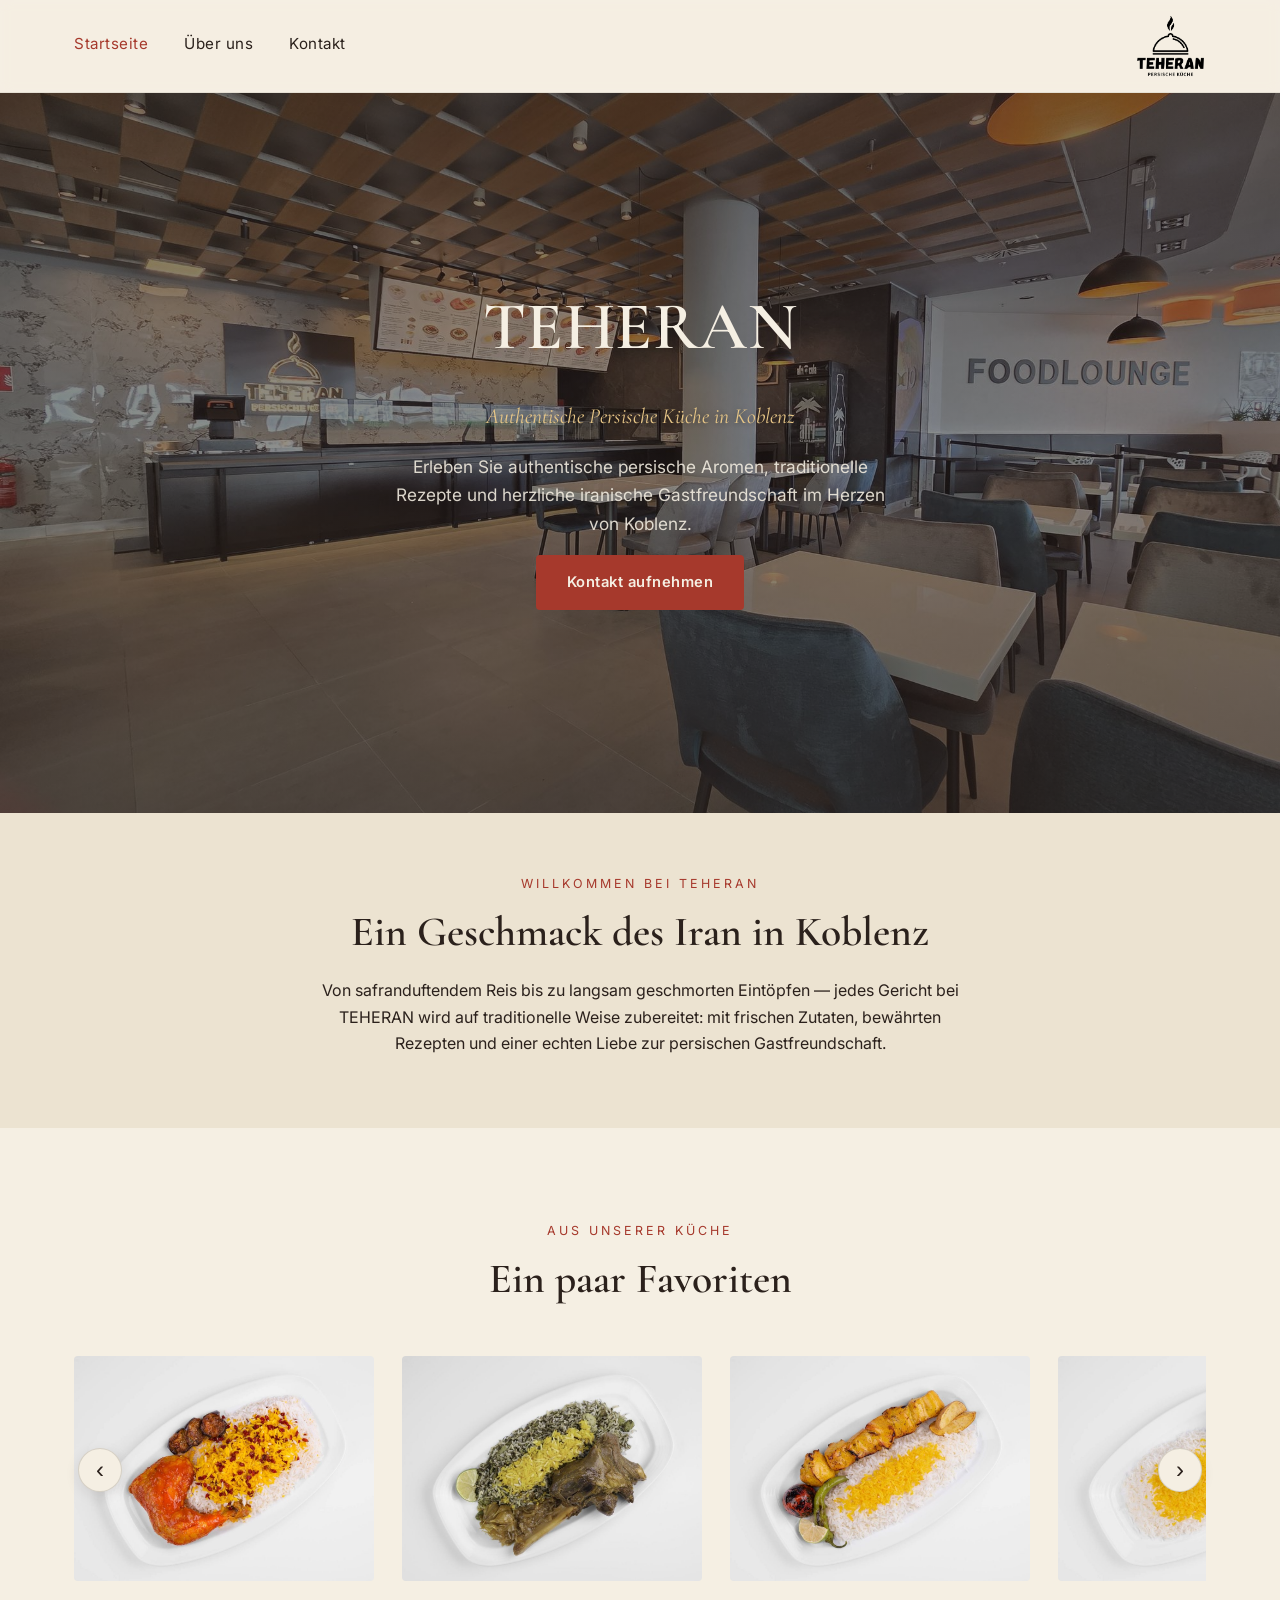
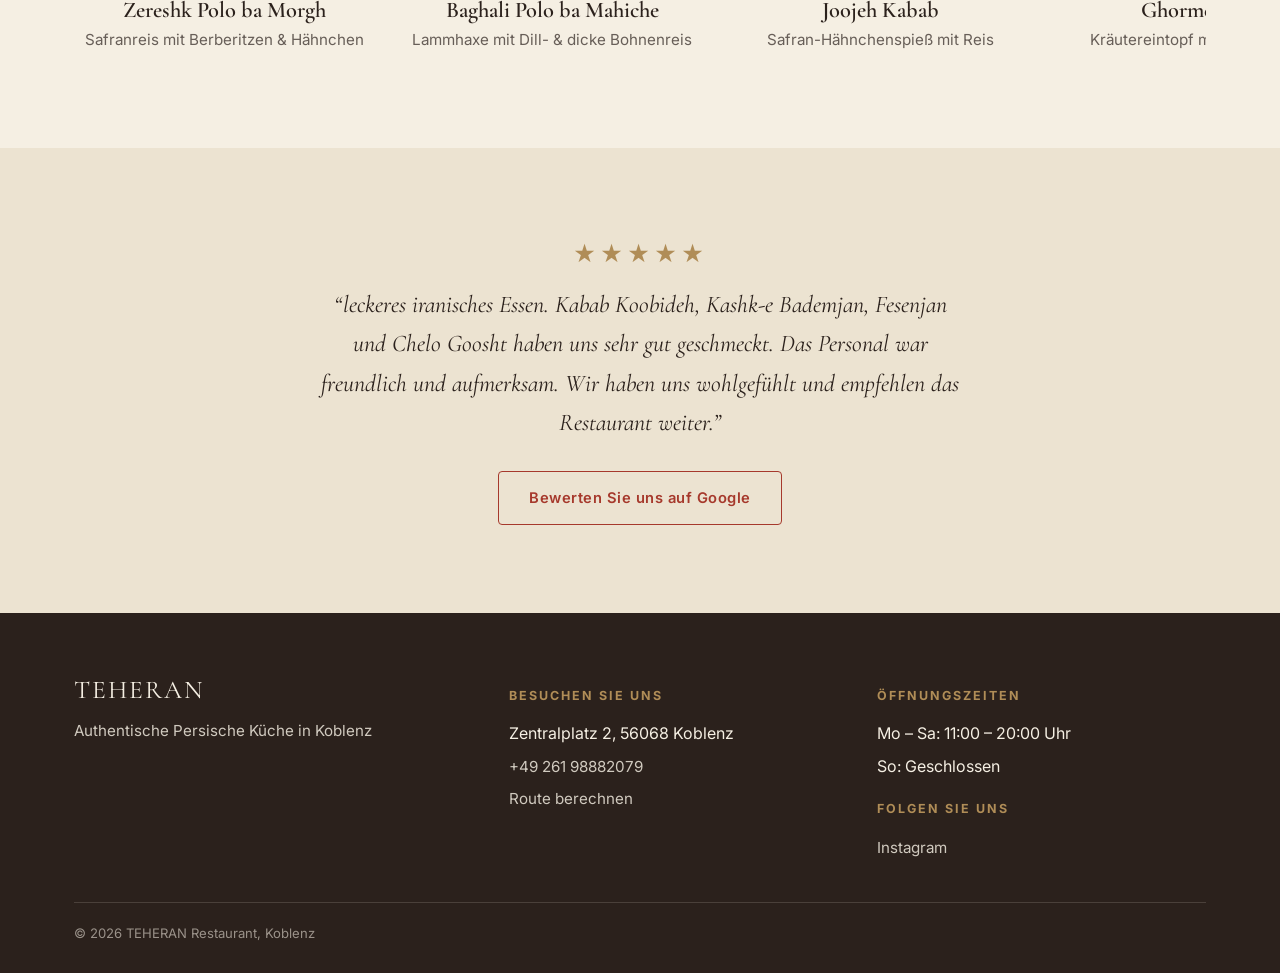
<file: index.html>
<!DOCTYPE html>
<html lang="de">
<head>
<meta charset="UTF-8">
<meta name="viewport" content="width=device-width, initial-scale=1.0">
<title>TEHERAN — Authentische Persische Küche in Koblenz</title>
<meta name="description" content="TEHERAN ist ein authentisches persisches Restaurant in Koblenz, das traditionelle iranische Gerichte mit frischen Zutaten und herzlicher Gastfreundschaft serviert.">
<link rel="icon" type="image/png" href="images/logo.png">
<link rel="preconnect" href="https://fonts.googleapis.com">
<link rel="preconnect" href="https://fonts.gstatic.com" crossorigin>
<link href="https://fonts.googleapis.com/css2?family=Cormorant+Garamond:ital,wght@0,500;0,600;1,500&family=Inter:wght@400;500;600&display=swap" rel="stylesheet">
<link rel="stylesheet" href="css/styles.css">
</head>
<body>

<header class="site-header">
  <nav class="nav">
    <a class="nav-brand" href="index.html">
      <img src="images/logo.png" alt="TEHERAN Persisches Restaurant Logo">
    </a>
    <button class="nav-toggle" aria-label="Navigation umschalten" aria-expanded="false">
      <span></span><span></span><span></span>
    </button>
    <div class="nav-menu">
      <div class="nav-links">
        <a href="index.html" aria-current="page">Startseite</a>
        <a href="about.html">Über uns</a>
        <a href="contact.html">Kontakt</a>
      </div>
    </div>
  </nav>
</header>

<main>

  <section class="hero">
    <img class="hero-bg" src="images/hero-restaurant.jpg" alt="Innenansicht des Restaurants TEHERAN in Koblenz">
    <div class="hero-scrim"></div>
    <div class="container hero-copy">
      <h1>TEHERAN</h1>
      <p class="tagline">Authentische Persische Küche in Koblenz</p>
      <p class="lead">Erleben Sie authentische persische Aromen, traditionelle Rezepte und herzliche iranische Gastfreundschaft im Herzen von Koblenz.</p>
      <div class="btn-row">
        <a class="btn btn-primary" href="contact.html">Kontakt aufnehmen</a>
      </div>
    </div>
  </section>

  <section class="section-tight bg-alt">
    <div class="container intro">
      <span class="eyebrow">Willkommen bei TEHERAN</span>
      <h2>Ein Geschmack des Iran in Koblenz</h2>
      <p>Von safranduftendem Reis bis zu langsam geschmorten Eintöpfen — jedes Gericht bei TEHERAN wird auf traditionelle Weise zubereitet: mit frischen Zutaten, bewährten Rezepten und einer echten Liebe zur persischen Gastfreundschaft.</p>
    </div>
  </section>

  <section id="dishes">
    <div class="container">
      <div class="text-center">
        <span class="eyebrow">Aus unserer Küche</span>
        <h2>Ein paar Favoriten</h2>
      </div>
      <div class="carousel-wrap">
        <button class="carousel-arrow prev" type="button" aria-label="Vorheriges Gericht">&#8249;</button>
        <div class="carousel" id="dish-carousel">
          <div class="carousel-track">
            <figure class="carousel-item">
              <img src="images/dish-chicken-saffron-rice.jpg" alt="Zereshk Polo ba Morgh — Safranreis mit Berberitzen und Hähnchen">
              <figcaption>
                <h3>Zereshk Polo ba Morgh</h3>
                <p>Safranreis mit Berberitzen &amp; Hähnchen</p>
              </figcaption>
            </figure>
            <figure class="carousel-item">
              <img src="images/dish-baghali-polo-mahiche.jpg" alt="Baghali Polo ba Mahiche — Lammhaxe mit Dill- und dicke Bohnenreis">
              <figcaption>
                <h3>Baghali Polo ba Mahiche</h3>
                <p>Lammhaxe mit Dill- &amp; dicke Bohnenreis</p>
              </figcaption>
            </figure>
            <figure class="carousel-item">
              <img src="images/dish-joojeh-kabab.jpg" alt="Joojeh Kabab — Safran-Hähnchenspieß mit Reis">
              <figcaption>
                <h3>Joojeh Kabab</h3>
                <p>Safran-Hähnchenspieß mit Reis</p>
              </figcaption>
            </figure>
            <figure class="carousel-item">
              <img src="images/dish-ghormeh-sabzi.jpg" alt="Ghormeh Sabzi — persischer Kräutereintopf mit Kidneybohnen und Reis">
              <figcaption>
                <h3>Ghormeh Sabzi</h3>
                <p>Kräutereintopf mit Kidneybohnen</p>
              </figcaption>
            </figure>
            <figure class="carousel-item">
              <img src="images/dish-kabab-koobideh.jpg" alt="Kabab Koobideh — persischer Hackfleischspieß mit Reis">
              <figcaption>
                <h3>Kabab Koobideh</h3>
                <p>Persischer Hackfleischspieß</p>
              </figcaption>
            </figure>
            <figure class="carousel-item">
              <img src="images/dish-gheimeh.jpg" alt="Gheimeh — persischer Erbseneintopf mit Reis">
              <figcaption>
                <h3>Gheimeh</h3>
                <p>Persischer Erbseneintopf</p>
              </figcaption>
            </figure>
          </div>
        </div>
        <button class="carousel-arrow next" type="button" aria-label="Nächstes Gericht">&#8250;</button>
      </div>
    </div>
  </section>

  <section class="bg-alt reviews">
    <div class="container">
      <div class="stars" aria-hidden="true">★★★★★</div>
      <blockquote>&ldquo;leckeres iranisches Essen. Kabab Koobideh, Kashk-e Bademjan, Fesenjan und Chelo Goosht haben uns sehr gut geschmeckt. Das Personal war freundlich und aufmerksam. Wir haben uns wohlgefühlt und empfehlen das Restaurant weiter.&rdquo;</blockquote>
      <a class="btn btn-ghost" href="https://maps.app.goo.gl/7ijiK4Vi56CVdsTt8?g_st=ic" target="_blank" rel="noopener">Bewerten Sie uns auf Google</a>
    </div>
  </section>

</main>

<footer class="site-footer">
  <div class="container">
    <div class="footer-grid">
      <div class="footer-col">
        <div class="footer-brand-name">TEHERAN</div>
        <p>Authentische Persische Küche in Koblenz</p>
      </div>
      <div class="footer-col">
        <h4>Besuchen Sie uns</h4>
        <div>Zentralplatz 2, 56068 Koblenz</div>
        <div><a href="tel:+4926198882079">+49 261 98882079</a></div>
        <div><a href="https://maps.app.goo.gl/7ijiK4Vi56CVdsTt8?g_st=ic" target="_blank" rel="noopener">Route berechnen</a></div>
      </div>
      <div class="footer-col">
        <h4>Öffnungszeiten</h4>
        <div>Mo – Sa: 11:00 – 20:00 Uhr</div>
        <div>So: Geschlossen</div>
        <h4 style="margin-top:20px;">Folgen Sie uns</h4>
        <div><a href="https://www.instagram.com/taste.of.teheran/" target="_blank" rel="noopener">Instagram</a></div>
      </div>
    </div>
    <div class="footer-bottom">
      <span>&copy; 2026 TEHERAN Restaurant, Koblenz</span>
    </div>
  </div>
</footer>

<script src="js/main.js"></script>
</body>
</html>
</file>
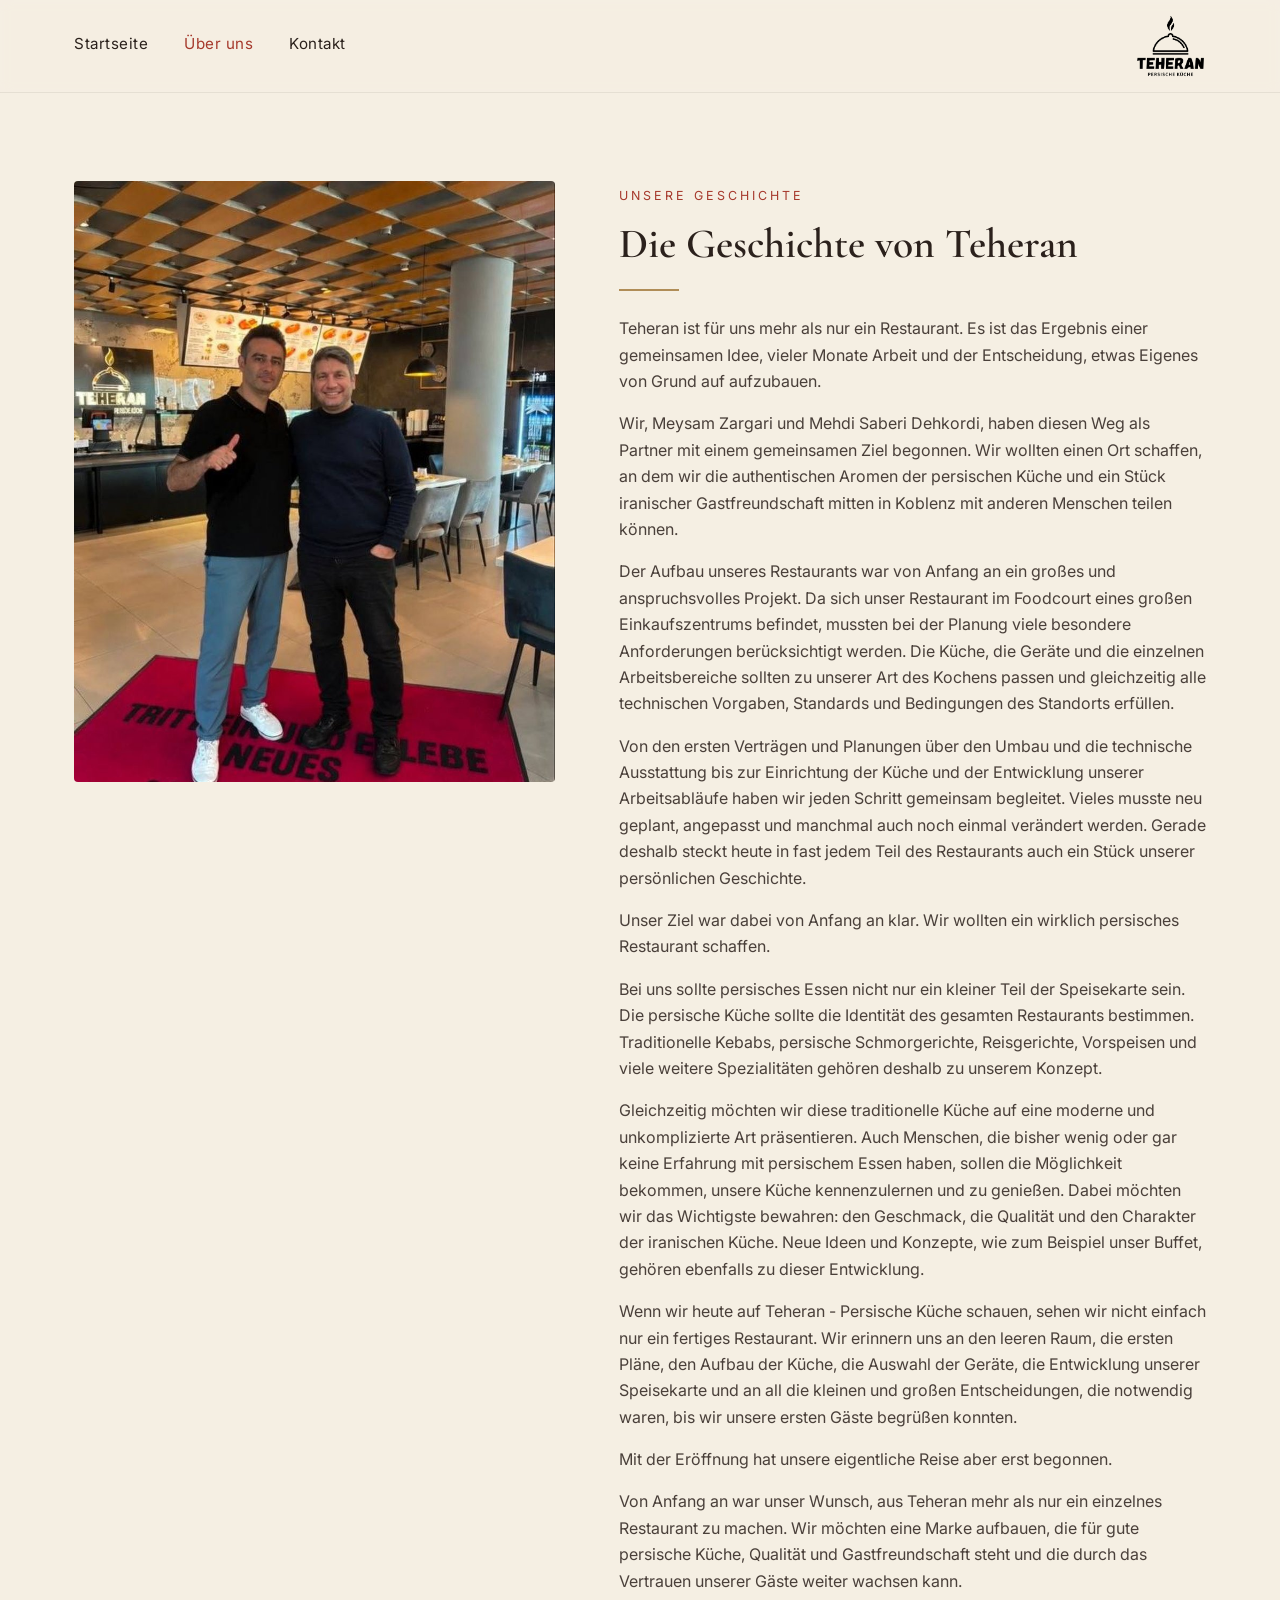
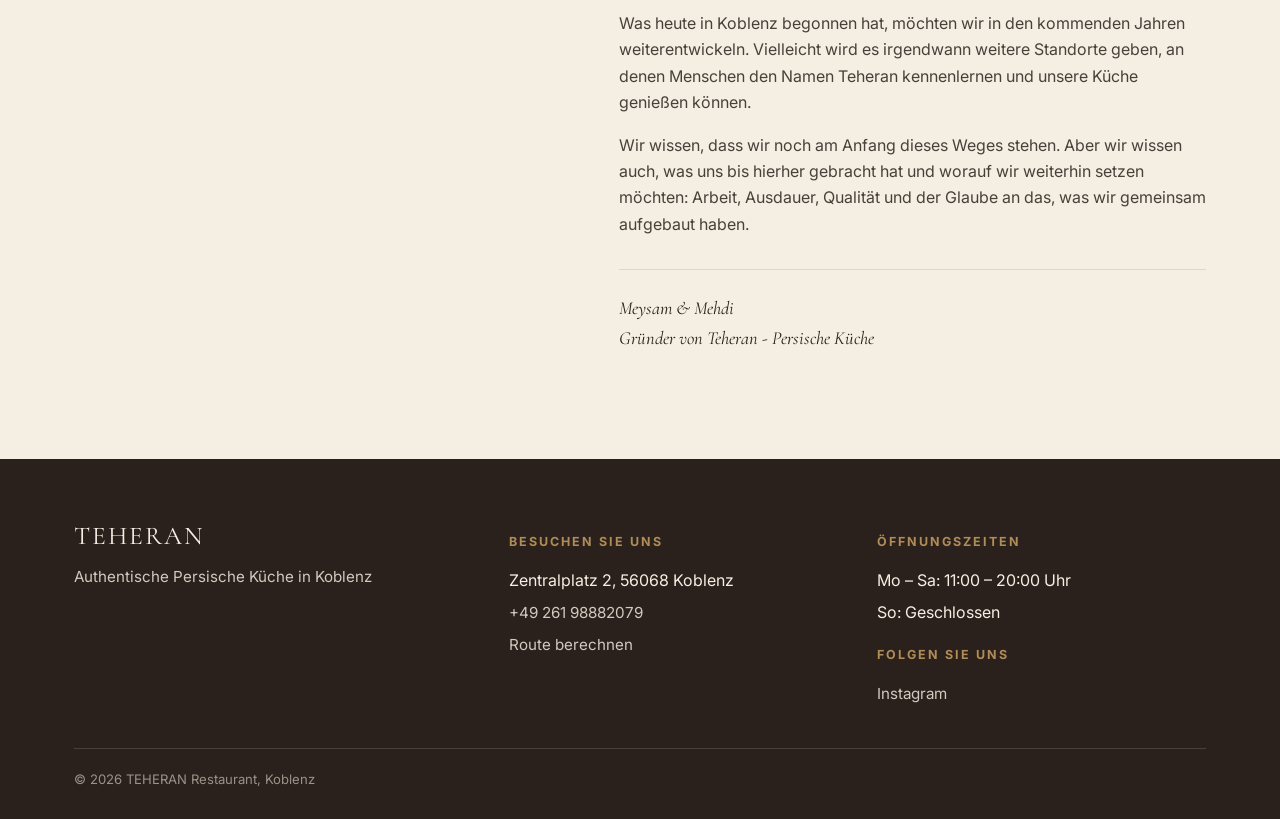
<file: about.html>
<!DOCTYPE html>
<html lang="de">
<head>
<meta charset="UTF-8">
<meta name="viewport" content="width=device-width, initial-scale=1.0">
<title>Über uns — TEHERAN</title>
<meta name="description" content="Erfahren Sie mehr über die Geschichte von TEHERAN, einem authentischen persischen Restaurant in Koblenz mit traditionellen Rezepten, frischen Zutaten und iranischer Gastfreundschaft.">
<link rel="icon" type="image/png" href="images/logo.png">
<link rel="preconnect" href="https://fonts.googleapis.com">
<link rel="preconnect" href="https://fonts.gstatic.com" crossorigin>
<link href="https://fonts.googleapis.com/css2?family=Cormorant+Garamond:ital,wght@0,500;0,600;1,500&family=Inter:wght@400;500;600&display=swap" rel="stylesheet">
<link rel="stylesheet" href="css/styles.css">
</head>
<body>

<header class="site-header">
  <nav class="nav">
    <a class="nav-brand" href="index.html">
      <img src="images/logo.png" alt="TEHERAN Persisches Restaurant Logo">
    </a>
    <button class="nav-toggle" aria-label="Navigation umschalten" aria-expanded="false">
      <span></span><span></span><span></span>
    </button>
    <div class="nav-menu">
      <div class="nav-links">
        <a href="index.html">Startseite</a>
        <a href="about.html" aria-current="page">Über uns</a>
        <a href="contact.html">Kontakt</a>
      </div>
    </div>
  </nav>
</header>

<main>
  <section style="padding-top:88px;">
    <div class="container about-grid">
      <div class="about-image">
        <img src="images/about-founders.jpg" alt="Meysam Zargari und Mehdi Saberi Dehkordi, die Gründer von TEHERAN, im Restaurant in Koblenz">
      </div>
      <div class="about-copy">
        <span class="eyebrow">Unsere Geschichte</span>
        <h2>Die Geschichte von Teheran</h2>
        <div class="divider"></div>
        <p>Teheran ist für uns mehr als nur ein Restaurant. Es ist das Ergebnis einer gemeinsamen Idee, vieler Monate Arbeit und der Entscheidung, etwas Eigenes von Grund auf aufzubauen.</p>
        <p>Wir, Meysam Zargari und Mehdi Saberi Dehkordi, haben diesen Weg als Partner mit einem gemeinsamen Ziel begonnen. Wir wollten einen Ort schaffen, an dem wir die authentischen Aromen der persischen Küche und ein Stück iranischer Gastfreundschaft mitten in Koblenz mit anderen Menschen teilen können.</p>
        <p>Der Aufbau unseres Restaurants war von Anfang an ein großes und anspruchsvolles Projekt. Da sich unser Restaurant im Foodcourt eines großen Einkaufszentrums befindet, mussten bei der Planung viele besondere Anforderungen berücksichtigt werden. Die Küche, die Geräte und die einzelnen Arbeitsbereiche sollten zu unserer Art des Kochens passen und gleichzeitig alle technischen Vorgaben, Standards und Bedingungen des Standorts erfüllen.</p>
        <p>Von den ersten Verträgen und Planungen über den Umbau und die technische Ausstattung bis zur Einrichtung der Küche und der Entwicklung unserer Arbeitsabläufe haben wir jeden Schritt gemeinsam begleitet. Vieles musste neu geplant, angepasst und manchmal auch noch einmal verändert werden. Gerade deshalb steckt heute in fast jedem Teil des Restaurants auch ein Stück unserer persönlichen Geschichte.</p>
        <p>Unser Ziel war dabei von Anfang an klar. Wir wollten ein wirklich persisches Restaurant schaffen.</p>
        <p>Bei uns sollte persisches Essen nicht nur ein kleiner Teil der Speisekarte sein. Die persische Küche sollte die Identität des gesamten Restaurants bestimmen. Traditionelle Kebabs, persische Schmorgerichte, Reisgerichte, Vorspeisen und viele weitere Spezialitäten gehören deshalb zu unserem Konzept.</p>
        <p>Gleichzeitig möchten wir diese traditionelle Küche auf eine moderne und unkomplizierte Art präsentieren. Auch Menschen, die bisher wenig oder gar keine Erfahrung mit persischem Essen haben, sollen die Möglichkeit bekommen, unsere Küche kennenzulernen und zu genießen. Dabei möchten wir das Wichtigste bewahren: den Geschmack, die Qualität und den Charakter der iranischen Küche. Neue Ideen und Konzepte, wie zum Beispiel unser Buffet, gehören ebenfalls zu dieser Entwicklung.</p>
        <p>Wenn wir heute auf Teheran - Persische Küche schauen, sehen wir nicht einfach nur ein fertiges Restaurant. Wir erinnern uns an den leeren Raum, die ersten Pläne, den Aufbau der Küche, die Auswahl der Geräte, die Entwicklung unserer Speisekarte und an all die kleinen und großen Entscheidungen, die notwendig waren, bis wir unsere ersten Gäste begrüßen konnten.</p>
        <p>Mit der Eröffnung hat unsere eigentliche Reise aber erst begonnen.</p>
        <p>Von Anfang an war unser Wunsch, aus Teheran mehr als nur ein einzelnes Restaurant zu machen. Wir möchten eine Marke aufbauen, die für gute persische Küche, Qualität und Gastfreundschaft steht und die durch das Vertrauen unserer Gäste weiter wachsen kann.</p>
        <p>Was heute in Koblenz begonnen hat, möchten wir in den kommenden Jahren weiterentwickeln. Vielleicht wird es irgendwann weitere Standorte geben, an denen Menschen den Namen Teheran kennenlernen und unsere Küche genießen können.</p>
        <p>Wir wissen, dass wir noch am Anfang dieses Weges stehen. Aber wir wissen auch, was uns bis hierher gebracht hat und worauf wir weiterhin setzen möchten: Arbeit, Ausdauer, Qualität und der Glaube an das, was wir gemeinsam aufgebaut haben.</p>
        <p class="about-signature">Meysam &amp; Mehdi<br>Gründer von Teheran - Persische Küche</p>
      </div>
    </div>
  </section>
</main>

<footer class="site-footer">
  <div class="container">
    <div class="footer-grid">
      <div class="footer-col">
        <div class="footer-brand-name">TEHERAN</div>
        <p>Authentische Persische Küche in Koblenz</p>
      </div>
      <div class="footer-col">
        <h4>Besuchen Sie uns</h4>
        <div>Zentralplatz 2, 56068 Koblenz</div>
        <div><a href="tel:+4926198882079">+49 261 98882079</a></div>
        <div><a href="https://maps.app.goo.gl/7ijiK4Vi56CVdsTt8?g_st=ic" target="_blank" rel="noopener">Route berechnen</a></div>
      </div>
      <div class="footer-col">
        <h4>Öffnungszeiten</h4>
        <div>Mo – Sa: 11:00 – 20:00 Uhr</div>
        <div>So: Geschlossen</div>
        <h4 style="margin-top:20px;">Folgen Sie uns</h4>
        <div><a href="https://www.instagram.com/taste.of.teheran/" target="_blank" rel="noopener">Instagram</a></div>
      </div>
    </div>
    <div class="footer-bottom">
      <span>&copy; 2026 TEHERAN Restaurant, Koblenz</span>
    </div>
  </div>
</footer>

<script src="js/main.js"></script>
</body>
</html>
</file>
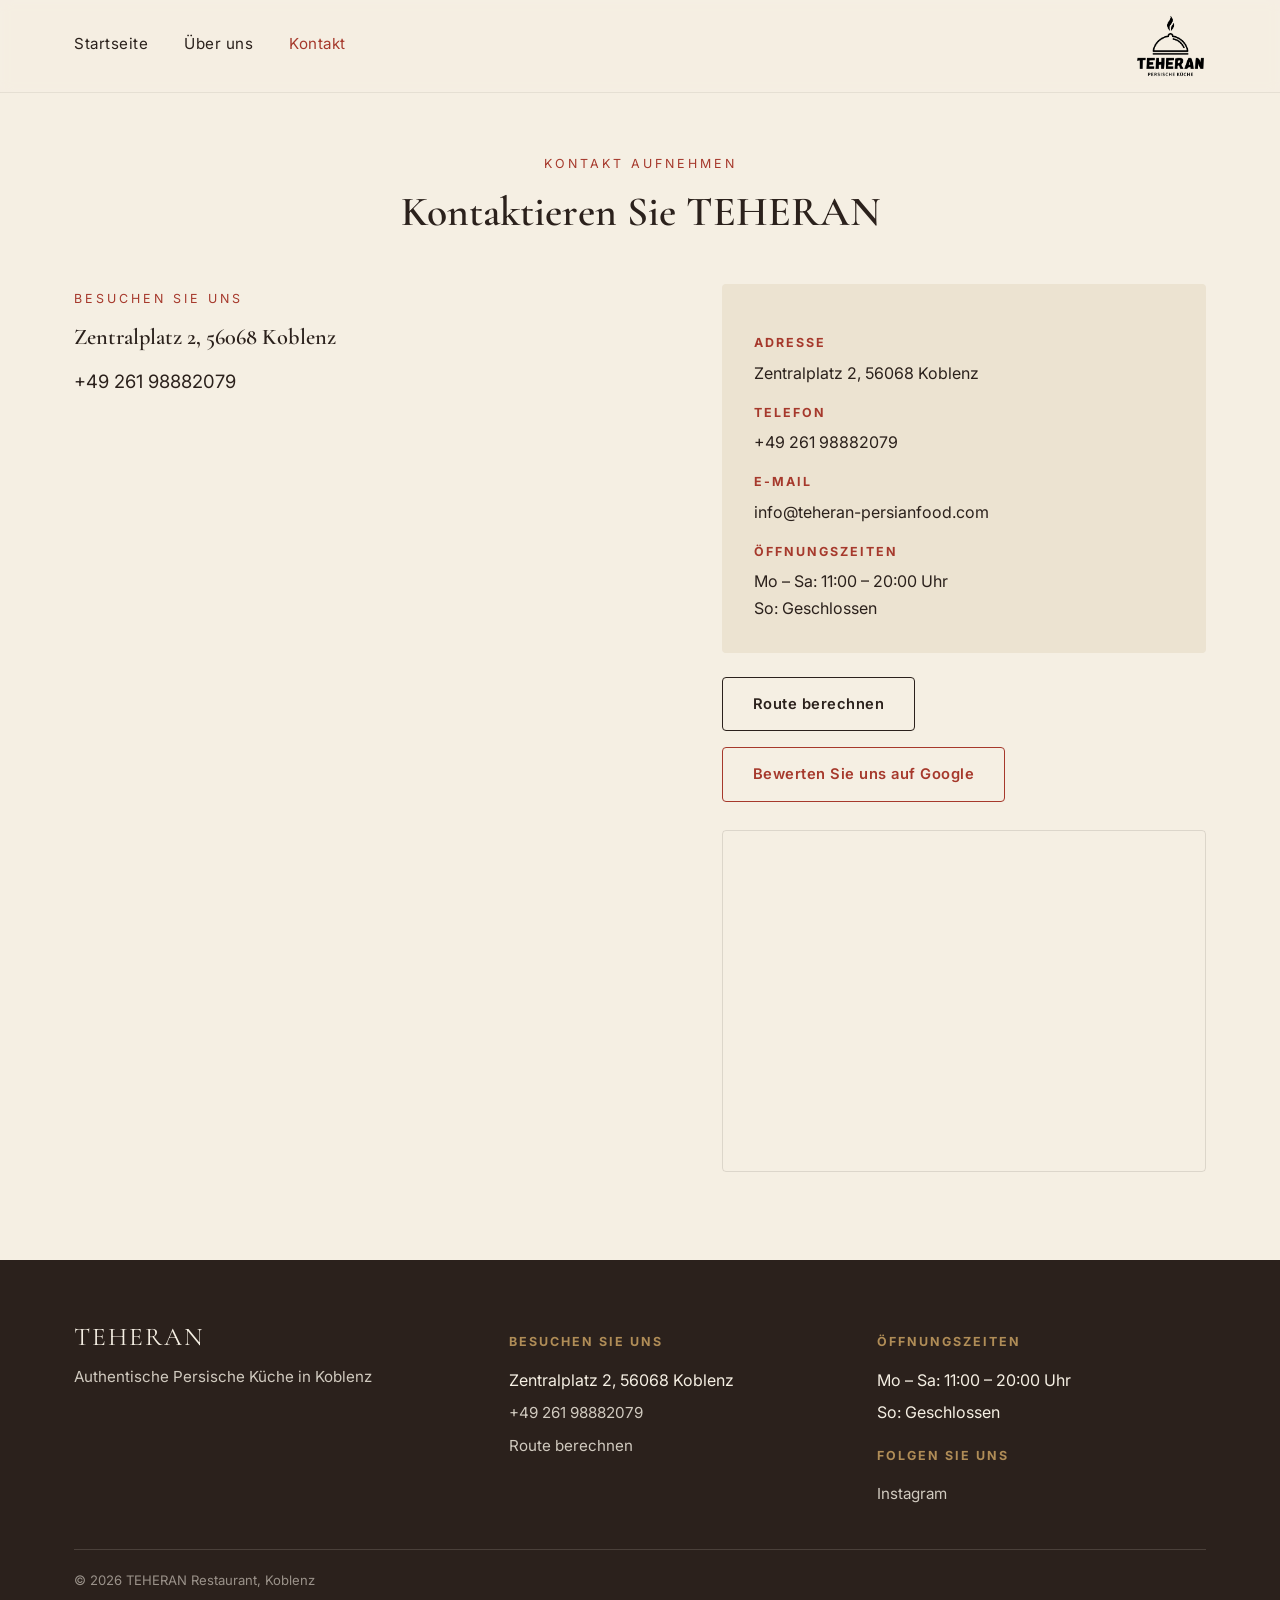
<file: contact.html>
<!DOCTYPE html>
<html lang="de">
<head>
<meta charset="UTF-8">
<meta name="viewport" content="width=device-width, initial-scale=1.0">
<title>Kontakt — TEHERAN</title>
<meta name="description" content="Kontaktieren Sie TEHERAN, ein authentisches persisches Restaurant in Koblenz. Finden Sie unsere Adresse, Telefonnummer, Öffnungszeiten und Wegbeschreibung.">
<link rel="icon" type="image/png" href="images/logo.png">
<link rel="preconnect" href="https://fonts.googleapis.com">
<link rel="preconnect" href="https://fonts.gstatic.com" crossorigin>
<link href="https://fonts.googleapis.com/css2?family=Cormorant+Garamond:ital,wght@0,500;0,600;1,500&family=Inter:wght@400;500;600&display=swap" rel="stylesheet">
<link rel="stylesheet" href="css/styles.css">
</head>
<body>

<header class="site-header">
  <nav class="nav">
    <a class="nav-brand" href="index.html">
      <img src="images/logo.png" alt="TEHERAN Persisches Restaurant Logo">
    </a>
    <button class="nav-toggle" aria-label="Navigation umschalten" aria-expanded="false">
      <span></span><span></span><span></span>
    </button>
    <div class="nav-menu">
      <div class="nav-links">
        <a href="index.html">Startseite</a>
        <a href="about.html">Über uns</a>
        <a href="contact.html" aria-current="page">Kontakt</a>
      </div>
    </div>
  </nav>
</header>

<main>
  <section style="padding-top:56px;">
    <div class="container">
      <div class="text-center" style="margin-bottom:48px;">
        <span class="eyebrow">Kontakt aufnehmen</span>
        <h2>Kontaktieren Sie TEHERAN</h2>
      </div>

      <div class="contact-grid">
        <div>
          <span class="eyebrow">Besuchen Sie uns</span>
          <h3 style="margin-bottom:16px;">Zentralplatz 2, 56068 Koblenz</h3>
          <p style="font-size:1.15rem;"><a href="tel:+4926198882079">+49 261 98882079</a></p>
        </div>

        <div>
          <div class="info-card">
            <div>
              <h4>Adresse</h4>
              <div>Zentralplatz 2, 56068 Koblenz</div>
            </div>
            <div>
              <h4>Telefon</h4>
              <div><a href="tel:+4926198882079">+49 261 98882079</a></div>
            </div>
            <div>
              <h4>E-Mail</h4>
              <div><a href="mailto:info@teheran-persianfood.com">info@teheran-persianfood.com</a></div>
            </div>
            <div>
              <h4>Öffnungszeiten</h4>
              <div>Mo – Sa: 11:00 – 20:00 Uhr<br>So: Geschlossen</div>
            </div>
          </div>

          <div class="btn-row" style="margin-bottom:28px;">
            <a class="btn btn-outline" href="https://maps.app.goo.gl/7ijiK4Vi56CVdsTt8?g_st=ic" target="_blank" rel="noopener">Route berechnen</a>
            <a class="btn btn-ghost" href="https://maps.app.goo.gl/7ijiK4Vi56CVdsTt8?g_st=ic" target="_blank" rel="noopener">Bewerten Sie uns auf Google</a>
          </div>

          <div class="map-frame">
            <iframe
              src="https://www.google.com/maps?q=Zentralplatz+2,+56068+Koblenz,+Germany&output=embed"
              loading="lazy"
              referrerpolicy="no-referrer-when-downgrade"
              title="Karte mit dem Standort von TEHERAN in Koblenz">
            </iframe>
          </div>
        </div>
      </div>
    </div>
  </section>
</main>

<footer class="site-footer">
  <div class="container">
    <div class="footer-grid">
      <div class="footer-col">
        <div class="footer-brand-name">TEHERAN</div>
        <p>Authentische Persische Küche in Koblenz</p>
      </div>
      <div class="footer-col">
        <h4>Besuchen Sie uns</h4>
        <div>Zentralplatz 2, 56068 Koblenz</div>
        <div><a href="tel:+4926198882079">+49 261 98882079</a></div>
        <div><a href="https://maps.app.goo.gl/7ijiK4Vi56CVdsTt8?g_st=ic" target="_blank" rel="noopener">Route berechnen</a></div>
      </div>
      <div class="footer-col">
        <h4>Öffnungszeiten</h4>
        <div>Mo – Sa: 11:00 – 20:00 Uhr</div>
        <div>So: Geschlossen</div>
        <h4 style="margin-top:20px;">Folgen Sie uns</h4>
        <div><a href="https://www.instagram.com/taste.of.teheran/" target="_blank" rel="noopener">Instagram</a></div>
      </div>
    </div>
    <div class="footer-bottom">
      <span>&copy; 2026 TEHERAN Restaurant, Koblenz</span>
    </div>
  </div>
</footer>

<script src="js/main.js"></script>
</body>
</html>
</file>
<file: css/styles.css>
/* ==========================================================================
   TEHERAN — Persian Restaurant, Koblenz
   Palette extracted from the restaurant logo:
   cream/ivory background, deep terracotta-red, dark brown/black linework,
   muted olive-green, warm gold/olive accents.
   ========================================================================== */

:root {
  --cream: #F5EFE3;
  --cream-alt: #ECE3D1;
  --ink: #2B211C;
  --red: #A6392C;
  --red-dark: #832C22;
  --green: #6B7B4E;
  --gold: #B08D57;

  --font-heading: 'Cormorant Garamond', Georgia, 'Times New Roman', serif;
  --font-body: 'Inter', -apple-system, BlinkMacSystemFont, 'Segoe UI', sans-serif;

  --max-width: 1180px;
  --radius: 4px;
}

* { box-sizing: border-box; }

html { scroll-behavior: smooth; }

body {
  margin: 0;
  background: var(--cream);
  color: var(--ink);
  font-family: var(--font-body);
  font-size: 16px;
  line-height: 1.65;
  -webkit-font-smoothing: antialiased;
}

img { max-width: 100%; display: block; }

a { color: inherit; text-decoration: none; }

h1, h2, h3 {
  font-family: var(--font-heading);
  font-weight: 600;
  line-height: 1.15;
  margin: 0 0 0.5em;
  color: var(--ink);
}

h1 { font-size: clamp(2.6rem, 6vw, 4.2rem); letter-spacing: 0.5px; }
h2 { font-size: clamp(1.9rem, 4vw, 2.6rem); }
h3 { font-size: 1.4rem; }

p { margin: 0 0 1em; }

.container {
  max-width: var(--max-width);
  margin: 0 auto;
  padding: 0 24px;
}

.eyebrow {
  display: inline-block;
  font-family: var(--font-body);
  font-size: 0.78rem;
  letter-spacing: 3px;
  text-transform: uppercase;
  color: var(--red);
  margin-bottom: 14px;
}

section { padding: 88px 0; }

.section-tight { padding: 56px 0; }

.bg-alt { background: var(--cream-alt); }

.text-center { text-align: center; }

/* ---------------- Buttons ---------------- */

.btn {
  display: inline-flex;
  align-items: center;
  justify-content: center;
  gap: 8px;
  padding: 14px 30px;
  border-radius: var(--radius);
  font-family: var(--font-body);
  font-size: 0.92rem;
  font-weight: 600;
  letter-spacing: 0.5px;
  border: 1px solid transparent;
  cursor: pointer;
  transition: background-color 0.2s ease, color 0.2s ease, border-color 0.2s ease, transform 0.15s ease;
}

.btn:hover { transform: translateY(-1px); }

.btn-primary {
  background: var(--red);
  color: var(--cream);
}
.btn-primary:hover { background: var(--red-dark); }

.btn-outline {
  background: transparent;
  color: var(--ink);
  border-color: var(--ink);
}
.btn-outline:hover { background: var(--ink); color: var(--cream); }

.btn-ghost {
  background: transparent;
  color: var(--red);
  border-color: var(--red);
}
.btn-ghost:hover { background: var(--red); color: var(--cream); }

.btn-row {
  display: flex;
  flex-wrap: wrap;
  gap: 16px;
}

/* ---------------- Header / Nav ---------------- */

.site-header {
  position: sticky;
  top: 0;
  z-index: 100;
  background: rgba(245, 239, 227, 0.94);
  backdrop-filter: saturate(140%) blur(6px);
  border-bottom: 1px solid rgba(43, 33, 28, 0.08);
}

.nav {
  display: flex;
  align-items: center;
  justify-content: space-between;
  padding: 14px 24px;
  max-width: var(--max-width);
  margin: 0 auto;
}

.nav-brand {
  display: flex;
  align-items: center;
  gap: 12px;
}

.nav-brand img {
  height: 64px;
  width: auto;
  object-fit: contain;
}

.nav-brand { order: 3; }
.nav-toggle { order: 2; }
.nav-menu { order: 1; }

.nav-brand-name {
  font-family: var(--font-heading);
  font-size: 1.4rem;
  letter-spacing: 2px;
  font-weight: 600;
  color: var(--ink);
}

.nav-menu {
  display: flex;
  align-items: center;
  gap: 36px;
}

.nav-links {
  display: flex;
  align-items: center;
  gap: 36px;
}

.nav-links a {
  font-size: 0.95rem;
  letter-spacing: 0.5px;
  color: var(--ink);
  position: relative;
  padding-bottom: 4px;
}

.nav-links a:hover,
.nav-links a[aria-current="page"] {
  color: var(--red);
}

.nav-actions { display: flex; align-items: center; gap: 20px; }

.nav-toggle {
  display: none;
  flex-direction: column;
  gap: 5px;
  background: none;
  border: none;
  cursor: pointer;
  padding: 8px;
}

.nav-toggle span {
  width: 24px;
  height: 2px;
  background: var(--ink);
  display: block;
}

/* ---------------- Hero ---------------- */

.hero {
  position: relative;
  display: flex;
  align-items: center;
  justify-content: center;
  min-height: 560px;
  height: 82vh;
  max-height: 720px;
  overflow: hidden;
}

.hero-bg {
  position: absolute;
  inset: 0;
  width: 100%;
  height: 100%;
  object-fit: cover;
  z-index: 0;
}

.hero-scrim {
  position: absolute;
  inset: 0;
  z-index: 1;
  background: linear-gradient(
    180deg,
    rgba(43, 33, 28, 0.62) 0%,
    rgba(43, 33, 28, 0.5) 50%,
    rgba(43, 33, 28, 0.68) 100%
  );
}

.hero-copy {
  position: relative;
  z-index: 2;
  padding: 48px 0 56px;
  color: var(--cream);
  text-align: center;
}

.hero-copy h1 { color: var(--cream); }

.hero-copy .tagline {
  font-family: var(--font-heading);
  font-style: italic;
  font-size: 1.35rem;
  color: #E7C687;
  text-shadow: 0 1px 6px rgba(0, 0, 0, 0.45);
  margin-bottom: 18px;
}

.hero-copy p.lead {
  font-size: 1.08rem;
  max-width: 46ch;
  margin-left: auto;
  margin-right: auto;
  color: rgba(245, 239, 227, 0.88);
}

.hero-copy .btn-row { justify-content: center; }

.btn-outline-light {
  background: transparent;
  color: var(--cream);
  border-color: rgba(245, 239, 227, 0.7);
}
.btn-outline-light:hover { background: var(--cream); color: var(--ink); border-color: var(--cream); }

/* ---------------- Intro ---------------- */

.intro {
  max-width: 720px;
  margin: 0 auto;
  text-align: center;
}

/* ---------------- Dish carousel ---------------- */

.carousel-wrap {
  position: relative;
  margin-top: 48px;
}

.carousel {
  overflow-x: auto;
  scroll-snap-type: x mandatory;
  -webkit-overflow-scrolling: touch;
  scrollbar-width: none;
}

.carousel::-webkit-scrollbar { display: none; }

.carousel-track {
  display: flex;
  gap: 28px;
  padding: 4px 4px 8px;
}

.carousel-item {
  flex: 0 0 auto;
  width: 300px;
  scroll-snap-align: start;
  text-align: center;
  margin: 0;
}

.carousel-item img {
  width: 100%;
  aspect-ratio: 4 / 3;
  object-fit: cover;
  border-radius: var(--radius);
  margin-bottom: 16px;
  transition: transform 0.4s ease;
}

.carousel-item:hover img { transform: scale(1.03); }

.carousel-item h3 { margin-bottom: 4px; }

.carousel-item p { color: rgba(43, 33, 28, 0.7); font-size: 0.95rem; margin: 0; }

.carousel-arrow {
  position: absolute;
  top: 118px;
  transform: translateY(-50%);
  width: 44px;
  height: 44px;
  border-radius: 50%;
  background: var(--cream);
  border: 1px solid rgba(43, 33, 28, 0.15);
  color: var(--ink);
  font-size: 1.5rem;
  line-height: 1;
  cursor: pointer;
  display: flex;
  align-items: center;
  justify-content: center;
  box-shadow: 0 4px 14px rgba(43, 33, 28, 0.1);
  z-index: 2;
}

.carousel-arrow:hover { background: var(--red); color: var(--cream); border-color: var(--red); }

.carousel-arrow.prev { left: 4px; }
.carousel-arrow.next { right: 4px; }

/* ---------------- Reviews ---------------- */

.reviews {
  text-align: center;
}

.reviews .stars {
  color: var(--gold);
  font-size: 1.4rem;
  letter-spacing: 4px;
  margin-bottom: 12px;
}

.reviews blockquote {
  font-family: var(--font-heading);
  font-style: italic;
  font-size: 1.5rem;
  max-width: 640px;
  margin: 0 auto 28px;
  color: var(--ink);
}

/* ---------------- Footer ---------------- */

.site-footer {
  background: var(--ink);
  color: var(--cream);
  padding: 56px 0 28px;
}

.footer-grid {
  display: grid;
  grid-template-columns: 1.2fr 1fr 1fr;
  gap: 40px;
  margin-bottom: 36px;
}

.footer-brand-name {
  font-family: var(--font-heading);
  font-size: 1.6rem;
  letter-spacing: 2px;
  margin-bottom: 10px;
}

.footer-col h4 {
  font-family: var(--font-body);
  font-size: 0.78rem;
  letter-spacing: 2px;
  text-transform: uppercase;
  color: var(--gold);
  margin-bottom: 14px;
}

.footer-col p, .footer-col a { color: rgba(245, 239, 227, 0.82); font-size: 0.95rem; }
.footer-col a:hover { color: var(--cream); }
.footer-col div { margin-bottom: 6px; }

.footer-bottom {
  border-top: 1px solid rgba(245, 239, 227, 0.15);
  padding-top: 20px;
  font-size: 0.82rem;
  color: rgba(245, 239, 227, 0.55);
  display: flex;
  justify-content: space-between;
  flex-wrap: wrap;
  gap: 8px;
}

/* ---------------- About page ---------------- */

.about-grid {
  display: grid;
  grid-template-columns: 0.9fr 1.1fr;
  gap: 64px;
  align-items: start;
}

.about-image {
  border-radius: var(--radius);
  overflow: hidden;
  aspect-ratio: 4 / 5;
  position: sticky;
  top: 104px;
}

.about-image img { width: 100%; height: 100%; object-fit: cover; }

.about-copy .divider {
  width: 60px;
  height: 2px;
  background: var(--gold);
  margin: 18px 0 24px;
}

.about-copy p { color: rgba(43, 33, 28, 0.85); }

.about-copy p.about-signature {
  margin-top: 32px;
  padding-top: 24px;
  border-top: 1px solid rgba(43, 33, 28, 0.12);
  font-family: var(--font-heading);
  font-style: italic;
  font-size: 1.15rem;
  line-height: 1.6;
  color: var(--ink);
}

/* ---------------- Contact page ---------------- */

.contact-grid {
  display: grid;
  grid-template-columns: 1.1fr 0.9fr;
  gap: 56px;
  align-items: start;
}

.info-card {
  background: var(--cream-alt);
  border-radius: var(--radius);
  padding: 32px;
  margin-bottom: 24px;
}

.info-card h4 {
  font-size: 0.78rem;
  letter-spacing: 2px;
  text-transform: uppercase;
  color: var(--red);
  margin-bottom: 6px;
}

.info-card div { margin-bottom: 16px; }
.info-card div:last-child { margin-bottom: 0; }

.map-frame {
  border-radius: var(--radius);
  overflow: hidden;
  border: 1px solid rgba(43, 33, 28, 0.12);
}

.map-frame iframe { width: 100%; height: 340px; border: 0; display: block; }

/* ---------------- Responsive ---------------- */

@media (max-width: 860px) {
  .hero {
    min-height: 480px;
    height: 70vh;
  }

  .about-grid,
  .contact-grid,
  .footer-grid {
    grid-template-columns: 1fr;
  }

  .about-image { position: static; }

  .about-grid { text-align: left; }

  .carousel-item { width: 260px; }

  .footer-grid { gap: 32px; }

  section { padding: 64px 0; }
}

@media (max-width: 720px) {
  .nav-menu { display: none; }

  .nav-toggle { display: flex; }

  .nav.is-open .nav-menu {
    display: flex;
    flex-direction: column;
    align-items: flex-start;
    gap: 18px;
    position: absolute;
    top: 100%;
    left: 0;
    right: 0;
    background: var(--cream);
    padding: 24px;
    border-bottom: 1px solid rgba(43, 33, 28, 0.08);
  }

  .carousel-arrow { width: 38px; height: 38px; font-size: 1.3rem; }
}
</file>
